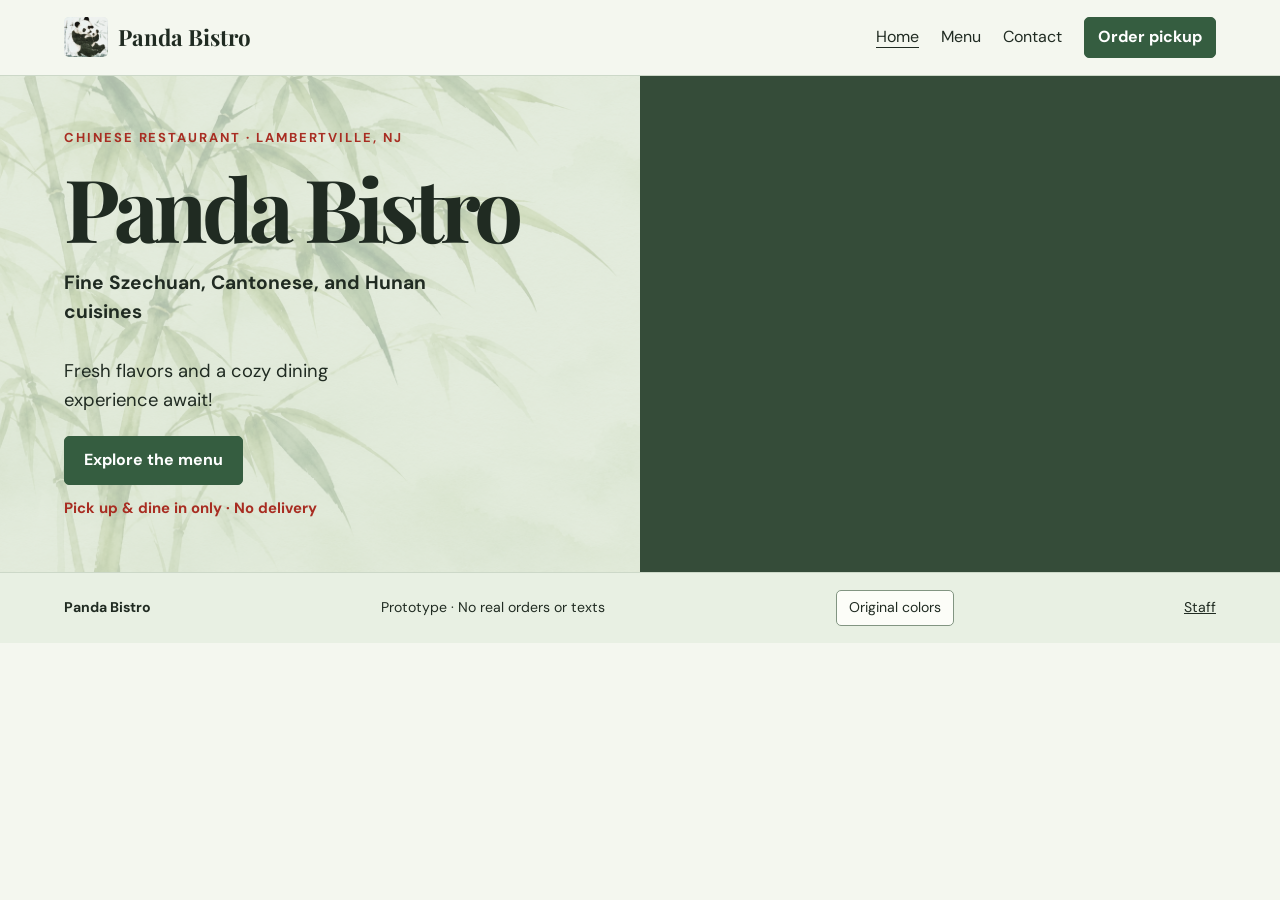
<file: public/index.html>
<!doctype html>
<html lang="en">
<head>
  <meta charset="utf-8">
  <meta name="viewport" content="width=device-width, initial-scale=1">
  <title>Home · Panda Bistro</title>
  <link rel="stylesheet" href="style.css">
  <script src="app.js" defer></script>
</head>
<body>
  <header><a class="brand" href="./"><img class="brand-logo" src="panda-logo.png" alt="" width="44" height="40">Panda Bistro</a><nav aria-label="Main navigation"><a href="./" aria-current="page">Home</a><a href="menu.html">Menu</a><a href="contact.html">Contact</a><a class="button small" href="menu.html#menu">Order pickup</a></nav></header>
  <main id="customer">
    <section class="hero">
      <div class="hero-copy"><p class="eyebrow">Chinese restaurant · Lambertville, NJ</p><h1>Panda Bistro</h1><p class="cuisine">Fine Szechuan, Cantonese, and Hunan cuisines</p><p class="lead">Fresh flavors and a cozy dining experience await!</p><a class="button" href="menu.html">Explore the menu</a><p class="pickup">Pick up &amp; dine in only · No delivery</p></div>
      <div class="hero-photo" role="img" aria-label="Restaurant interior"></div>
    </section>
  </main>
  <main id="kitchen" class="section" hidden>
    <p class="eyebrow"><span class="zh" lang="zh-Hans">员工试用版</span><span class="en">Staff prototype</span></p>
    <h1><span class="zh" lang="zh-Hans">自取订单</span><span class="en">Pickup orders</span></h1>
    <p class="muted"><span class="zh" lang="zh-Hans">请保持此页面开启，以接收新订单。</span><span class="en">Leave this screen open to receive new orders.</span></p>
    <div class="staff-actions"><button class="button" id="sound"></button><button id="silence" hidden></button><button id="pause"></button></div>
    <div id="orders" aria-live="polite"></div>
  </main>
  <footer><strong>Panda Bistro</strong><span>Prototype · No real orders or texts</span><button type="button" id="palette-toggle" aria-pressed="false">Original colors</button><a href="?view=kitchen">Staff</a></footer>
  <dialog id="dialog"><div class="dialog-head"><h3 id="dialog-title">Pickup checkout</h3><button id="close" aria-label="Close checkout">×</button></div><div id="checkout-content"></div></dialog>
</body>
</html>
</file>
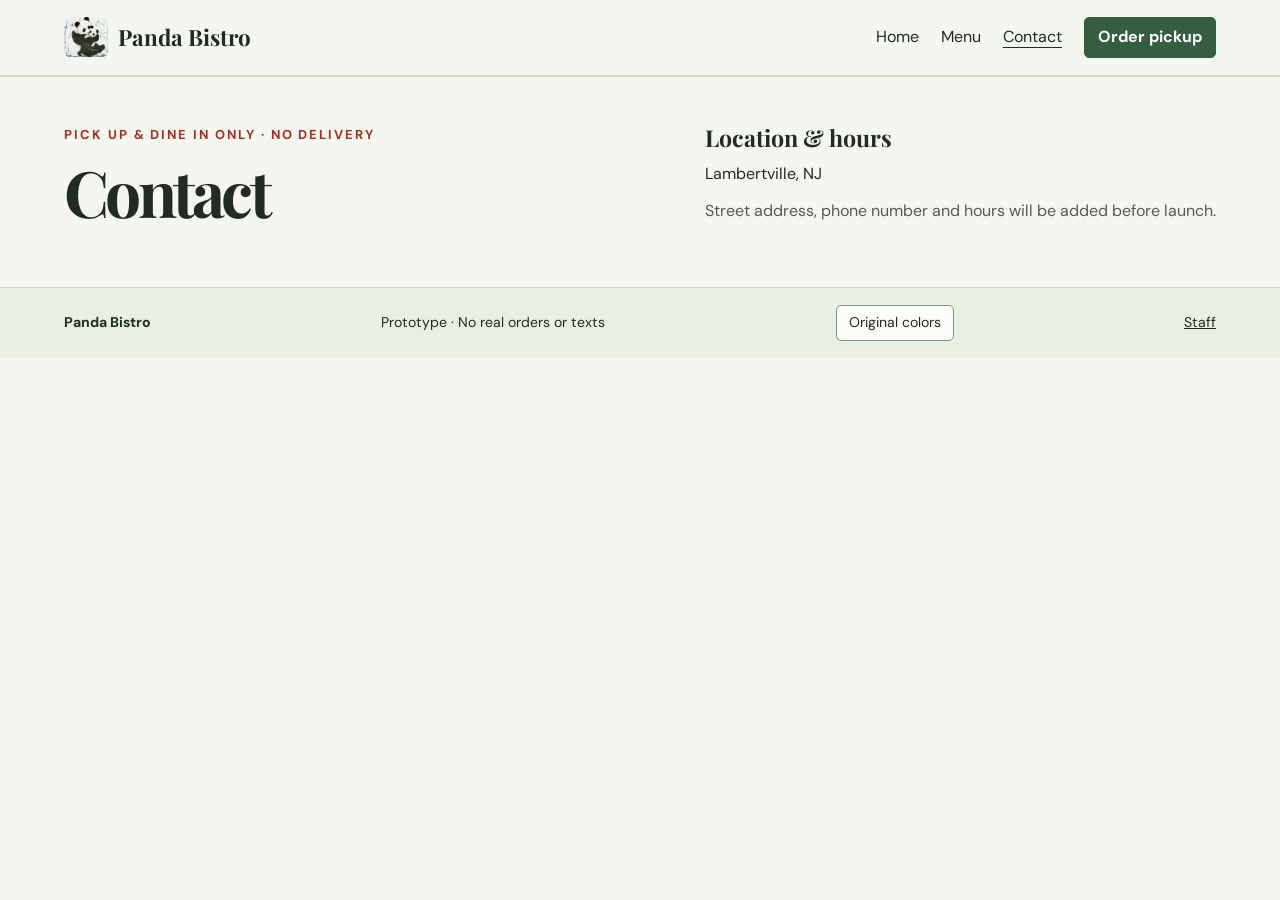
<file: public/contact.html>
<!doctype html>
<html lang="en">
<head>
  <meta charset="utf-8">
  <meta name="viewport" content="width=device-width, initial-scale=1">
  <title>Contact · Panda Bistro</title>
  <link rel="stylesheet" href="style.css">
  <script src="app.js" defer></script>
</head>
<body>
  <header><a class="brand" href="./"><img class="brand-logo" src="panda-logo.png" alt="" width="44" height="40">Panda Bistro</a><nav aria-label="Main navigation"><a href="./">Home</a><a href="menu.html">Menu</a><a href="contact.html" aria-current="page">Contact</a><a class="button small" href="menu.html#menu">Order pickup</a></nav></header>
  <main id="customer">
    <section id="visit" class="section visit"><div><p class="eyebrow">Pick up &amp; dine in only · No delivery</p><h1>Contact</h1></div><div><h3>Location &amp; hours</h3><p>Lambertville, NJ</p><p class="muted">Street address, phone number and hours will be added before launch.</p></div></section>
  </main>
  <main id="kitchen" class="section" hidden>
    <p class="eyebrow"><span class="zh" lang="zh-Hans">员工试用版</span><span class="en">Staff prototype</span></p>
    <h1><span class="zh" lang="zh-Hans">自取订单</span><span class="en">Pickup orders</span></h1>
    <p class="muted"><span class="zh" lang="zh-Hans">请保持此页面开启，以接收新订单。</span><span class="en">Leave this screen open to receive new orders.</span></p>
    <div class="staff-actions"><button class="button" id="sound"></button><button id="silence" hidden></button><button id="pause"></button></div>
    <div id="orders" aria-live="polite"></div>
  </main>
  <footer><strong>Panda Bistro</strong><span>Prototype · No real orders or texts</span><button type="button" id="palette-toggle" aria-pressed="false">Original colors</button><a href="?view=kitchen">Staff</a></footer>
  <dialog id="dialog"><div class="dialog-head"><h3 id="dialog-title">Pickup checkout</h3><button id="close" aria-label="Close checkout">×</button></div><div id="checkout-content"></div></dialog>
</body>
</html>
</file>
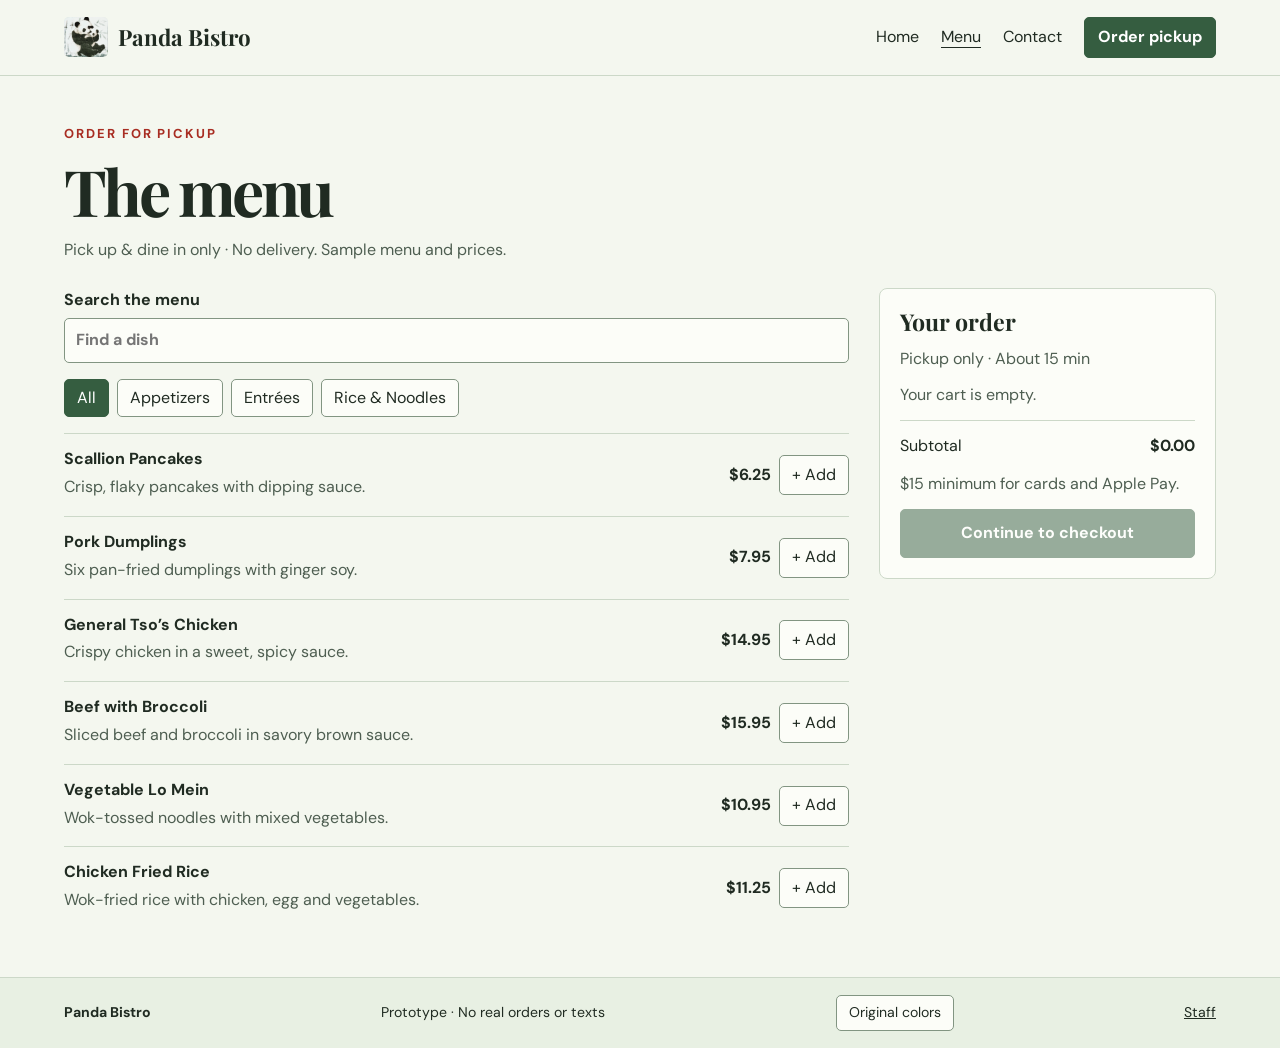
<file: public/menu.html>
<!doctype html>
<html lang="en">
<head>
  <meta charset="utf-8">
  <meta name="viewport" content="width=device-width, initial-scale=1">
  <title>Menu · Panda Bistro</title>
  <link rel="stylesheet" href="style.css">
  <script src="app.js" defer></script>
</head>
<body>
  <header><a class="brand" href="./"><img class="brand-logo" src="panda-logo.png" alt="" width="44" height="40">Panda Bistro</a><nav aria-label="Main navigation"><a href="./">Home</a><a href="menu.html" aria-current="page">Menu</a><a href="contact.html">Contact</a><a class="button small" href="menu.html#menu">Order pickup</a></nav></header>
  <main id="customer">
    <section id="menu" class="menu section">
      <p class="eyebrow">Order for pickup</p><h1>The menu</h1><p class="muted">Pick up &amp; dine in only · No delivery. Sample menu and prices.</p>
      <div class="layout"><div><label class="search">Search the menu<input id="search" type="search" placeholder="Find a dish"></label><div id="filters" aria-label="Menu categories"></div><div id="dishes"></div></div>
      <aside class="cart"><h3>Your order</h3><p class="muted">Pickup only · About 15 min</p><div id="cart-items"></div><div class="total"><span>Subtotal</span><strong id="total">$0.00</strong></div><p class="muted">$15 minimum for cards and Apple Pay.</p><button class="button" id="checkout" disabled>Continue to checkout</button></aside></div>
    </section>
  </main>
  <main id="kitchen" class="section" hidden>
    <p class="eyebrow"><span class="zh" lang="zh-Hans">员工试用版</span><span class="en">Staff prototype</span></p>
    <h1><span class="zh" lang="zh-Hans">自取订单</span><span class="en">Pickup orders</span></h1>
    <p class="muted"><span class="zh" lang="zh-Hans">请保持此页面开启，以接收新订单。</span><span class="en">Leave this screen open to receive new orders.</span></p>
    <div class="staff-actions"><button class="button" id="sound"></button><button id="silence" hidden></button><button id="pause"></button></div>
    <div id="orders" aria-live="polite"></div>
  </main>
  <footer><strong>Panda Bistro</strong><span>Prototype · No real orders or texts</span><button type="button" id="palette-toggle" aria-pressed="false">Original colors</button><a href="?view=kitchen">Staff</a></footer>
  <dialog id="dialog"><div class="dialog-head"><h3 id="dialog-title">Pickup checkout</h3><button id="close" aria-label="Close checkout">×</button></div><div id="checkout-content"></div></dialog>
</body>
</html>
</file>
<file: public/style.css>
@import url('https://fonts.googleapis.com/css2?family=DM+Sans:wght@400;500;600;700&family=Playfair+Display:ital,wght@0,600;0,700;1,600&display=swap');

:root{--paper:#f4f7ef;--ink:#202b22;--primary:#355d40;--accent:#a82d22;--muted:#4e5e51;--line:#ccd8c8;--white:#fcfdf8;--focus:#42745b;--hover:#254932;--hero:#dce8d7;--photo-fallback:#354c39;--border:#829582;--scrim:#192c20aa;--logo-backdrop:#e4eee4;--footer:#e8f0e3;--filter-active:#355d40}
:root[data-theme="classic"]{--paper:#f9f5eb;--ink:#24231d;--primary:#a82d22;--muted:#625c52;--line:#ded5c5;--white:#fffdf7;--focus:#326960;--hover:#852017;--hero:#eee4d1;--photo-fallback:#483528;--border:#a39989;--scrim:#211b15aa;--logo-backdrop:transparent;--footer:#f9f5eb;--filter-active:#24231d}
*{box-sizing:border-box}
[hidden]{display:none!important}
html{scroll-behavior:smooth}
body{margin:0;background:var(--paper);color:var(--ink);font:16px/1.55 "DM Sans",sans-serif}
a{color:inherit;text-decoration:none}
button,input{font:inherit}
button{cursor:pointer}
button:disabled{cursor:default;opacity:.5}
button:focus-visible,a:focus-visible,input:focus-visible{outline:3px solid var(--focus);outline-offset:3px}
header,footer{display:flex;align-items:center;justify-content:space-between;gap:14px;padding:17px max(5vw,20px);border-bottom:1px solid var(--line)}
nav,.brand{display:flex;align-items:center;gap:22px}
.brand{font:700 1.4rem "Playfair Display",Georgia,serif;gap:10px;white-space:nowrap}
.brand-logo{background:var(--logo-backdrop);display:block;width:44px;height:40px;object-fit:contain;border-radius:5px;flex:none}
.button{display:inline-block;border:1px solid var(--primary);background:var(--primary);color:white;border-radius:5px;padding:11px 19px;font-weight:700;text-align:center}
.button:hover:not(:disabled){background:var(--hover)}
.small{padding:7px 13px}
.hero{display:grid;grid-template-columns:1fr 1fr;min-height:450px;background:var(--hero)}
.hero-copy{position:relative;isolation:isolate;display:grid;align-content:center;justify-items:start;padding:52px max(5vw,20px)}
.hero-copy::before{content:"";position:absolute;inset:0;z-index:-1;pointer-events:none;background:url("watercolor-bamboo-mirrored.png") left center/cover no-repeat;opacity:.24}
.hero-photo{background:var(--photo-fallback) url('https://images.unsplash.com/photo-1552566626-52f8b828add9?auto=format&fit=crop&w=1350&q=85') center/cover no-repeat}
h1,h2,h3,p{margin:0 0 12px}
h1,h2,h3{font-family:"Playfair Display",Georgia,serif;line-height:1.1}
h1{font-size:clamp(3rem,6.8vw,6.3rem);letter-spacing:-.058em}
h1 em{color:var(--primary)}
h2{font-size:clamp(2.4rem,5vw,4rem);letter-spacing:-.045em}
h3{font-size:1.45rem}
.eyebrow{font-size:.81rem;letter-spacing:.15em;text-transform:uppercase;font-weight:700;color:var(--accent)}
.lead{max-width:320px;margin:18px 0 22px;font-size:1.15rem}
.pickup{color:var(--accent);margin:12px 0 0;font-size:.93rem;font-weight:700}
.section{padding:48px max(5vw,20px);max-width:1450px;margin:auto}
.layout{display:grid;grid-template-columns:minmax(0,1fr) minmax(270px,.43fr);gap:30px;margin-top:25px}
.search{display:block;font-weight:700}
input{display:block;width:100%;border:1px solid var(--border);background:var(--white);padding:9px 11px;border-radius:5px;margin:5px 0 12px;color:var(--ink)}
#filters,.staff-actions{display:flex;gap:8px;flex-wrap:wrap;margin:16px 0}
button:not(.button){border:1px solid var(--border);border-radius:5px;background:var(--white);color:var(--ink);padding:6px 12px}
#filters button[aria-pressed=true]{background:var(--filter-active);color:white;border-color:var(--filter-active)}
.dish,.cart-line,.total{display:flex;align-items:center;justify-content:space-between;gap:14px;border-top:1px solid var(--line);padding:13px 0}
.dish p{margin:3px 0;color:var(--muted)}
.dish-action,.quantity{display:flex;align-items:center;gap:8px;white-space:nowrap}
.dish-action button,.quantity button{min-width:40px;min-height:40px}
.cart,.ticket{background:var(--white);border:1px solid var(--line);border-radius:8px;padding:20px}
.cart{align-self:start;position:sticky;top:16px}
.cart .button{width:100%}
.muted{color:var(--muted)}
.visit{border-top:1px solid var(--line);display:flex;justify-content:space-between;gap:18px}
footer{border-top:1px solid var(--line);border-bottom:0;background:var(--footer);font-size:.88rem}
footer a{text-decoration:underline}
dialog{width:min(calc(100% - 28px),480px);background:var(--white);color:var(--ink);border:1px solid var(--line);border-radius:10px;padding:22px}
dialog::backdrop{background:var(--scrim)}
.dialog-head{display:flex;justify-content:space-between;align-items:start;gap:10px;margin-bottom:10px}
.error{color:#9f241a;font-weight:700}
.ticket{margin:15px 0}
.ticket time{font-size:1.13rem;font-weight:700}
#kitchen .zh,#kitchen .en{display:block}
#kitchen .zh{font-family:"Microsoft YaHei","PingFang SC","Noto Sans SC",sans-serif;font-size:1.2em;font-weight:700;line-height:1.4}
#kitchen .en{font-family:"DM Sans",sans-serif;font-size:.85em;font-weight:500;line-height:1.4}
#kitchen h1 .zh{font-size:clamp(2.5rem,7vw,5rem);letter-spacing:normal}
#kitchen h1 .en{font-size:clamp(1.1rem,3vw,1.65rem);letter-spacing:normal}
#kitchen .ticket li{margin-bottom:9px}
@media(max-width:720px){
  header{padding:12px 16px;flex-wrap:wrap}nav{gap:12px;flex-wrap:wrap}
  .hero,.layout{grid-template-columns:1fr}.hero-photo{min-height:215px}.hero-copy{padding:36px 20px}
  .section{padding-top:32px;padding-bottom:32px}.cart{position:static}
  .visit{flex-direction:column}.dish-action{flex-direction:column;align-items:end}
  footer{flex-wrap:wrap}
}

:root[data-theme="classic"] .pickup{color:var(--ink)}
#palette-toggle{font-size:.88rem;white-space:nowrap}

nav a[aria-current="page"]{text-decoration:underline;text-underline-offset:5px}
.cuisine{font-weight:700;font-size:1.2rem;max-width:380px}
.menu h1,.visit h1{font-size:clamp(2.4rem,5vw,4rem)}
</file>
